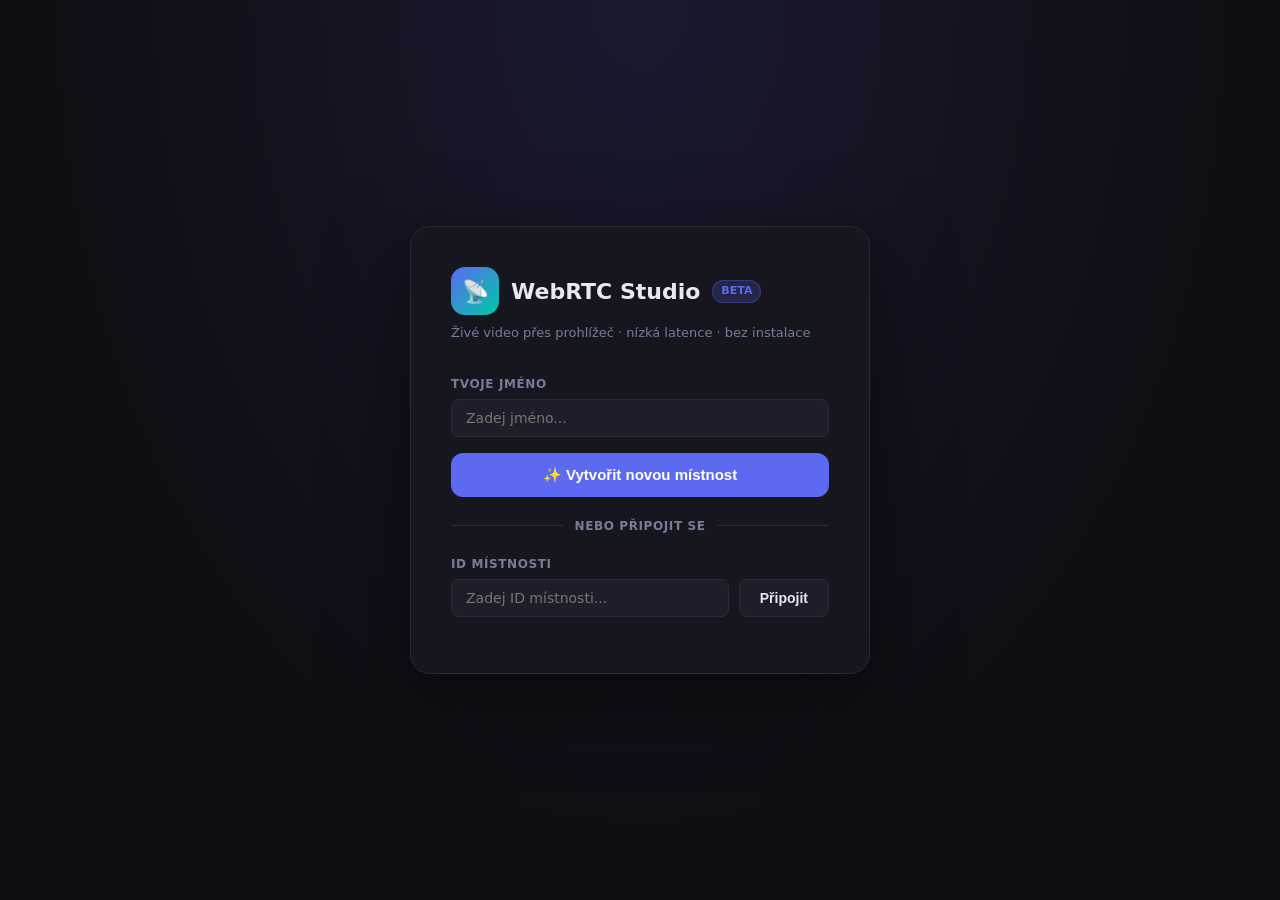
<file: public/index.html>
<!DOCTYPE html>
<html lang="cs">
<head>
  <meta charset="UTF-8" />
  <meta name="viewport" content="width=device-width, initial-scale=1.0" />
  <title>WebRTC Studio</title>
  <link rel="stylesheet" href="style.css" />
</head>
<body>
  <div class="landing">
    <div class="landing-card">

      <div class="landing-logo">
        <div class="landing-logo-icon">📡</div>
        <h1>WebRTC Studio</h1>
        <span class="badge">BETA</span>
      </div>
      <p class="landing-subtitle">Živé video přes prohlížeč · nízká latence · bez instalace</p>

      <!-- Vytvoř místnost -->
      <div class="form-group">
        <label>Tvoje jméno</label>
        <input type="text" id="userName" placeholder="Zadej jméno..." maxlength="30" />
      </div>

      <button class="btn btn-primary btn-full btn-lg" onclick="createRoom()">
        ✨ Vytvořit novou místnost
      </button>

      <div class="divider">nebo připojit se</div>

      <!-- Připoj se ke místnosti -->
      <div class="form-group">
        <label>ID místnosti</label>
        <div class="form-row">
          <input type="text" id="roomInput" placeholder="Zadej ID místnosti..." maxlength="20" />
          <button class="btn btn-secondary" onclick="joinRoom()">Připojit</button>
        </div>
      </div>

    </div>
  </div>

  <script>
    // If the user refreshed or accidentally navigated away from a room,
    // send them straight back without going through the form again.
    (function() {
      var last = localStorage.getItem('webrtc-last-room');
      if (last && last.includes('room.html')) {
        window.location.replace(last);
      }
    })();

    // Načti uloženou hodnotu jména
    const savedName = localStorage.getItem('webrtc-name');
    if (savedName) document.getElementById('userName').value = savedName;

    // Zkontroluj URL parametr ?room=...
    const urlRoom = new URLSearchParams(window.location.search).get('room');
    if (urlRoom) document.getElementById('roomInput').value = urlRoom;

    function generateRoomId() {
      const chars = 'abcdefghijklmnopqrstuvwxyz0123456789';
      let id = '';
      for (let i = 0; i < 8; i++) id += chars[Math.floor(Math.random() * chars.length)];
      return id;
    }

    function getName() {
      const name = document.getElementById('userName').value.trim() || 'Anon';
      localStorage.setItem('webrtc-name', name);
      return name;
    }

    function createRoom() {
      const roomId = generateRoomId();
      const name = getName();
      window.location.href = `room.html?room=${roomId}&name=${encodeURIComponent(name)}`;
    }

    function joinRoom() {
      const roomId = document.getElementById('roomInput').value.trim();
      if (!roomId) { alert('Zadej ID místnosti.'); return; }
      const name = getName();
      window.location.href = `room.html?room=${roomId}&name=${encodeURIComponent(name)}`;
    }

    // Enter pro připojení
    document.getElementById('roomInput').addEventListener('keydown', e => {
      if (e.key === 'Enter') joinRoom();
    });
  </script>
</body>
</html>
</file>
<file: public/style.css>
/* ===== RESET & BASE ===== */
*, *::before, *::after { box-sizing: border-box; margin: 0; padding: 0; }

:root {
  --bg: #0d0d12;
  --surface: #16161f;
  --surface2: #1e1e2a;
  --border: #2a2a3a;
  --accent: #5b6af0;
  --accent-hover: #6b7af8;
  --accent2: #00c9a7;
  --danger: #e05260;
  --text: #e8e8f0;
  --text-muted: #7a7a9a;
  --radius: 12px;
  --radius-sm: 8px;
}

html, body {
  height: 100%;
  background: var(--bg);
  color: var(--text);
  font-family: 'Segoe UI', system-ui, -apple-system, sans-serif;
  font-size: 15px;
  line-height: 1.5;
  -webkit-font-smoothing: antialiased;
}

a { color: var(--accent); text-decoration: none; }
a:hover { text-decoration: underline; }

/* ===== SCROLLBAR ===== */
::-webkit-scrollbar { width: 6px; }
::-webkit-scrollbar-track { background: transparent; }
::-webkit-scrollbar-thumb { background: var(--border); border-radius: 10px; }

/* ===== BUTTONS ===== */
.btn {
  display: inline-flex;
  align-items: center;
  justify-content: center;
  gap: 8px;
  padding: 10px 20px;
  border: none;
  border-radius: var(--radius-sm);
  font-size: 14px;
  font-weight: 600;
  cursor: pointer;
  transition: background 0.15s, transform 0.1s, opacity 0.15s;
  user-select: none;
  white-space: nowrap;
}
.btn:active { transform: scale(0.97); }
.btn-primary {
  background: var(--accent);
  color: #fff;
}
.btn-primary:hover { background: var(--accent-hover); }
.btn-secondary {
  background: var(--surface2);
  color: var(--text);
  border: 1px solid var(--border);
}
.btn-secondary:hover { background: #28283a; }
.btn-danger {
  background: var(--danger);
  color: #fff;
}
.btn-danger:hover { background: #c8404e; }
.btn-icon {
  width: 44px;
  height: 44px;
  padding: 0;
  border-radius: 50%;
  background: var(--surface2);
  border: 1px solid var(--border);
  font-size: 18px;
  color: var(--text);
}
.btn-icon:hover { background: #28283a; }
.btn-icon.active {
  background: var(--accent);
  border-color: var(--accent);
  color: #fff;
}
.btn-icon.danger.active {
  background: var(--danger);
  border-color: var(--danger);
}
.btn-lg {
  padding: 13px 28px;
  font-size: 15px;
  border-radius: var(--radius);
}
.btn-full { width: 100%; }

/* ===== INPUT ===== */
input, select {
  background: var(--surface2);
  border: 1px solid var(--border);
  border-radius: var(--radius-sm);
  color: var(--text);
  font-size: 14px;
  font-family: inherit;
  padding: 10px 14px;
  outline: none;
  transition: border-color 0.15s;
  width: 100%;
}
input:focus, select:focus { border-color: var(--accent); }
select option { background: var(--surface2); }
label {
  display: block;
  font-size: 12px;
  font-weight: 600;
  color: var(--text-muted);
  text-transform: uppercase;
  letter-spacing: 0.05em;
  margin-bottom: 6px;
}

/* ===== LANDING PAGE ===== */
.landing {
  min-height: 100vh;
  display: flex;
  align-items: center;
  justify-content: center;
  padding: 24px;
  background: radial-gradient(ellipse at 50% 0%, #1a1a30 0%, var(--bg) 70%);
}

.landing-card {
  background: var(--surface);
  border: 1px solid var(--border);
  border-radius: 20px;
  padding: 40px;
  width: 100%;
  max-width: 460px;
  box-shadow: 0 24px 80px rgba(0,0,0,0.5);
}

.landing-logo {
  display: flex;
  align-items: center;
  gap: 12px;
  margin-bottom: 8px;
}
.landing-logo-icon {
  width: 48px;
  height: 48px;
  background: linear-gradient(135deg, var(--accent), var(--accent2));
  border-radius: 14px;
  display: flex;
  align-items: center;
  justify-content: center;
  font-size: 22px;
}
.landing-logo h1 {
  font-size: 22px;
  font-weight: 700;
}
.landing-subtitle {
  color: var(--text-muted);
  font-size: 13px;
  margin-bottom: 32px;
}

.divider {
  display: flex;
  align-items: center;
  gap: 12px;
  margin: 20px 0;
  color: var(--text-muted);
  font-size: 12px;
  font-weight: 600;
  text-transform: uppercase;
  letter-spacing: 0.05em;
}
.divider::before, .divider::after {
  content: '';
  flex: 1;
  height: 1px;
  background: var(--border);
}

.form-group { margin-bottom: 16px; }
.form-row {
  display: flex;
  gap: 10px;
}
.form-row .btn { flex-shrink: 0; }

.badge {
  display: inline-block;
  padding: 2px 8px;
  border-radius: 20px;
  font-size: 11px;
  font-weight: 600;
  background: rgba(91,106,240,0.2);
  color: var(--accent);
  border: 1px solid rgba(91,106,240,0.3);
}

/* ===== ROOM PAGE ===== */
.room-layout {
  display: flex;
  flex-direction: column;
  height: 100vh;
  background: var(--bg);
  overflow: hidden;
}

/* Header */
.room-header {
  display: flex;
  align-items: center;
  justify-content: space-between;
  padding: 10px 20px;
  background: var(--surface);
  border-bottom: 1px solid var(--border);
  flex-shrink: 0;
  height: 54px;
  z-index: 10;
}
.room-header-left {
  display: flex;
  align-items: center;
  gap: 12px;
}
.room-logo-sm {
  width: 32px;
  height: 32px;
  background: linear-gradient(135deg, var(--accent), var(--accent2));
  border-radius: 8px;
  display: flex;
  align-items: center;
  justify-content: center;
  font-size: 16px;
  flex-shrink: 0;
}
.room-id-badge {
  font-size: 13px;
  color: var(--text-muted);
  padding: 6px 14px;
  border-radius: 8px;
  background: rgba(255,255,255,0.06);
  border: 1px solid rgba(255,255,255,0.1);
  transition: background 0.15s;
}
.room-id-badge:hover {
  background: rgba(255,255,255,0.1);
}
.room-id-badge strong {
  color: #a78bfa;
  font-weight: 700;
  font-family: 'Consolas', 'Monaco', monospace;
}
.room-header-right {
  display: flex;
  align-items: center;
  gap: 8px;
}

/* Video grid */
.video-grid {
  flex: 1;
  display: grid;
  gap: 8px;
  padding: 12px;
  overflow: auto;
  align-content: center;
  justify-content: center;
  grid-template-columns: repeat(auto-fit, minmax(280px, 1fr));
}

.video-tile {
  position: relative;
  background: var(--surface);
  border-radius: var(--radius);
  overflow: hidden;
  border: 1px solid var(--border);
  aspect-ratio: 16/9;
  min-height: 160px;
}
.video-tile video {
  width: 100%;
  height: 100%;
  object-fit: cover;
  display: block;
}
.video-tile.local video {
  transform: scaleX(-1);
}
.video-tile.screen-share video {
  object-fit: contain;
  background: #000;
  transform: none;
}
.tile-label {
  position: absolute;
  bottom: 10px;
  left: 12px;
  z-index: 2;
  background: rgba(0,0,0,0.65);
  backdrop-filter: blur(4px);
  color: #fff;
  font-size: 12px;
  font-weight: 600;
  padding: 3px 10px;
  border-radius: 20px;
  pointer-events: none;
  display: flex;
  align-items: center;
  gap: 6px;
}
.tile-label .dot {
  width: 7px;
  height: 7px;
  border-radius: 50%;
  background: var(--accent2);
  flex-shrink: 0;
}
.tile-label .dot.muted {
  background: var(--danger);
}
.tile-no-video {
  position: absolute;
  inset: 0;
  z-index: 1;
  display: flex;
  flex-direction: column;
  align-items: center;
  justify-content: center;
  background: var(--surface2);
  color: var(--text-muted);
  gap: 8px;
  font-size: 13px;
}
.tile-avatar {
  width: 60px;
  height: 60px;
  border-radius: 50%;
  background: linear-gradient(135deg, var(--accent), var(--accent2));
  display: flex;
  align-items: center;
  justify-content: center;
  font-size: 24px;
  font-weight: 700;
  color: #fff;
}

/* Controls bar */
.controls {
  display: flex;
  align-items: center;
  justify-content: center;
  gap: 10px;
  padding: 12px 20px;
  background: var(--surface);
  border-top: 1px solid var(--border);
  flex-shrink: 0;
  z-index: 10;
}
.controls-center {
  display: flex;
  align-items: center;
  gap: 10px;
}
.controls-divider {
  width: 1px;
  height: 30px;
  background: var(--border);
  flex-shrink: 0;
}
.btn-icon-label {
  display: flex;
  flex-direction: column;
  align-items: center;
  gap: 3px;
  cursor: pointer;
}
.btn-icon-label span {
  font-size: 10px;
  color: var(--text-muted);
  font-weight: 500;
  user-select: none;
}

/* Settings panel */
.settings-panel {
  position: fixed;
  bottom: 90px;
  left: 50%;
  transform: translateX(-50%) translateY(20px);
  background: var(--surface);
  border: 1px solid var(--border);
  border-radius: 16px;
  padding: 24px;
  width: 360px;
  max-width: calc(100vw - 32px);
  box-shadow: 0 16px 60px rgba(0,0,0,0.6);
  z-index: 100;
  opacity: 0;
  pointer-events: none;
  transition: opacity 0.2s, transform 0.2s;
}
.settings-panel.open {
  opacity: 1;
  pointer-events: all;
  transform: translateX(-50%) translateY(0);
}
.settings-panel h3 {
  font-size: 15px;
  font-weight: 700;
  margin-bottom: 18px;
  display: flex;
  align-items: center;
  justify-content: space-between;
}
.settings-grid {
  display: grid;
  grid-template-columns: 1fr 1fr;
  gap: 12px;
  margin-bottom: 16px;
}
.settings-section-title {
  font-size: 11px;
  font-weight: 700;
  text-transform: uppercase;
  letter-spacing: 0.07em;
  color: var(--text-muted);
  margin-bottom: 10px;
  margin-top: 4px;
}

/* Copy link */
.copy-link-row {
  display: flex;
  gap: 8px;
  margin-top: 4px;
}
.copy-link-row input {
  font-size: 12px;
  color: var(--text-muted);
}
.copy-link-row .btn {
  flex-shrink: 0;
  padding: 8px 14px;
  font-size: 13px;
}

/* Toast notification */
.toast {
  position: fixed;
  bottom: 110px;
  left: 50%;
  transform: translateX(-50%) translateY(20px);
  background: var(--surface2);
  border: 1px solid var(--border);
  color: var(--text);
  padding: 10px 20px;
  border-radius: 8px;
  font-size: 13px;
  opacity: 0;
  pointer-events: none;
  transition: opacity 0.2s, transform 0.2s;
  white-space: nowrap;
  z-index: 999;
}
.toast.show {
  opacity: 1;
  transform: translateX(-50%) translateY(0);
}

/* OBS mode */
body.obs-mode { background: transparent !important; }
body.obs-mode .room-layout { background: transparent; }
body.obs-mode .room-header,
body.obs-mode .controls { display: none !important; }
body.obs-mode .video-grid { padding: 0; gap: 0; }
body.obs-mode .video-tile {
  border: none;
  border-radius: 0;
}
body.obs-mode .tile-label { display: none; }

/* Connection state */
.room-status {
  position: fixed;
  top: 64px;
  left: 50%;
  transform: translateX(-50%);
  background: var(--surface);
  border: 1px solid var(--border);
  padding: 8px 16px;
  border-radius: 20px;
  font-size: 12px;
  color: var(--text-muted);
  z-index: 50;
  transition: opacity 0.3s;
}

/* Peer count badge */
.peer-count {
  display: flex;
  align-items: center;
  gap: 6px;
  font-size: 13px;
  color: var(--text-muted);
}
.peer-count .count {
  font-weight: 700;
  color: var(--text);
}

/* Responsive */
@media (max-width: 600px) {
  .landing-card { padding: 24px; }
  .video-grid { grid-template-columns: 1fr; }
  .controls { gap: 6px; }
  .btn-icon { width: 40px; height: 40px; font-size: 16px; }
}

/* ===== ANIMATIONS ===== */
@keyframes fade-in {
  from { opacity: 0; transform: scale(0.96); }
  to   { opacity: 1; transform: scale(1); }
}
.video-tile { animation: fade-in 0.25s ease; }
</file>
